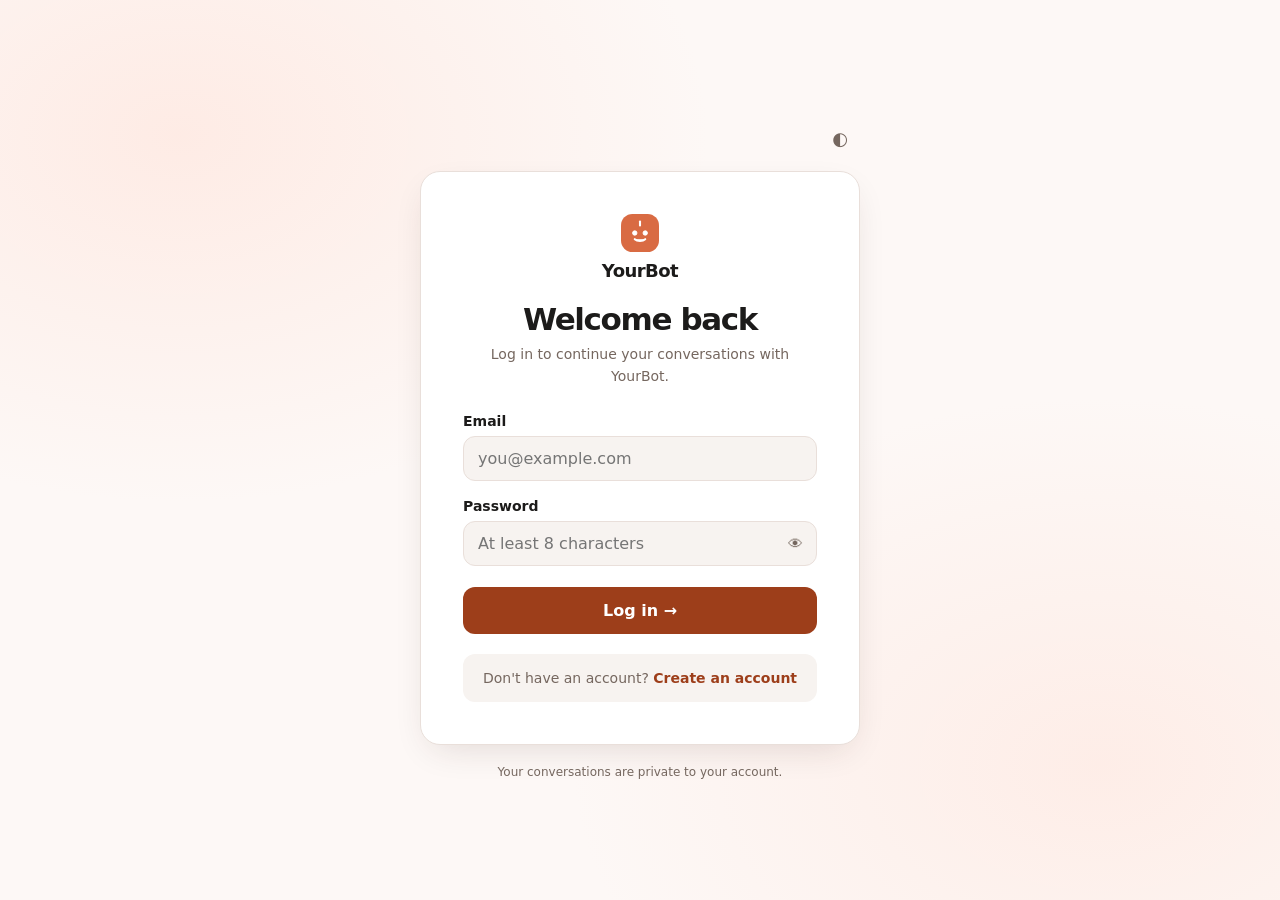
<file: login.html>
<!doctype html>
<html lang="en">
<head>
  <meta charset="utf-8">
  <meta name="viewport" content="width=device-width, initial-scale=1">
  <meta name="theme-color" content="#fdf8f6">
  <title>Log in - YourBot</title>
  <link rel="stylesheet" href="/static/yourbot.css">
  <script>
    // Apply the saved theme before the page paints (no flash).
    try { if (localStorage.getItem("yourbot-theme") === "dark") document.documentElement.classList.add("dark"); } catch (e) {}
  </script>
</head>
<body>
  <!-- YourBot logo, defined once and reused with <use> -->
  <svg width="0" height="0" style="position:absolute" aria-hidden="true">
    <symbol id="logo" viewBox="0 0 40 40">
      <rect class="logo-bg" width="40" height="40" rx="12"/>
      <path class="logo-fg" d="M20 8v4" stroke-width="2.2" stroke-linecap="round" fill="none"/>
      <circle class="logo-fg" cx="14.5" cy="20" r="2.3" stroke="none"/>
      <circle class="logo-fg" cx="25.5" cy="20" r="2.3" stroke="none"/>
      <path class="logo-fg" d="M14.5 26.5c2.6 2.4 8.4 2.4 11 0" stroke-width="2.2" stroke-linecap="round" fill="none"/>
    </symbol>
  </svg>

  <main class="auth-screen">
    <div class="auth-wrap">
      <div class="auth-top"><button class="icon-btn" id="theme" type="button" aria-label="Toggle theme">◐</button></div>
      <div class="auth-card">
        <header class="auth-head">
          <div class="brand"><svg class="brand-mark"><use href="#logo"/></svg><span>YourBot</span></div>
          <h1 id="title">Welcome back</h1>
          <p id="subtitle">Log in to continue your conversations with YourBot.</p>
        </header>

        <div id="error" class="error-box hidden" role="alert">
          <span id="errorText"></span>
          <button type="button" id="errorClose" aria-label="Dismiss">✕</button>
        </div>

        <form class="auth-form" id="form">
          <div class="field hidden" id="nameField">
            <label for="name">Your name</label>
            <input id="name" autocomplete="name" placeholder="Alex Morgan" maxlength="60">
          </div>
          <div class="field">
            <label for="email">Email</label>
            <input id="email" type="email" autocomplete="username" placeholder="you@example.com" required>
          </div>
          <div class="field">
            <label for="password">Password</label>
            <div class="input-wrap">
              <input id="password" type="password" autocomplete="current-password" placeholder="At least 8 characters" minlength="8" required>
              <button class="icon-btn" type="button" id="eye" aria-label="Show password">👁</button>
            </div>
          </div>
          <div class="field hidden" id="confirmField">
            <label for="confirm">Confirm password</label>
            <input id="confirm" type="password" autocomplete="new-password" placeholder="Enter your password again">
          </div>
          <button class="btn" id="submit" type="submit">Log in →</button>
        </form>

        <p class="auth-switch" id="switch"></p>
      </div>
      <p class="note">Your conversations are private to your account.</p>
    </div>
  </main>

<script>
  const $ = (id) => document.getElementById(id);
  let mode = "login";

  function setMode(m) {
    mode = m;
    const signup = m === "signup";
    $("title").textContent = signup ? "Create your account" : "Welcome back";
    $("subtitle").textContent = signup ? "Start exploring calm, thoughtful conversations."
                                        : "Log in to continue your conversations with YourBot.";
    $("nameField").classList.toggle("hidden", !signup);
    $("confirmField").classList.toggle("hidden", !signup);
    $("confirm").required = signup;
    $("submit").textContent = signup ? "Create account" : "Log in →";
    $("password").autocomplete = signup ? "new-password" : "current-password";

    const sw = $("switch");
    sw.textContent = signup ? "Already have an account? " : "Don't have an account? ";
    const b = document.createElement("button");
    b.type = "button"; b.className = "text-btn";
    b.textContent = signup ? "Log in" : "Create an account";
    b.onclick = () => setMode(signup ? "login" : "signup");
    sw.appendChild(b);
    hideError();
  }

  function showError(text) { $("errorText").textContent = text; $("error").classList.remove("hidden"); }
  function hideError() { $("error").classList.add("hidden"); }
  $("errorClose").onclick = hideError;

  $("eye").onclick = () => {
    const show = $("password").type === "password";
    $("password").type = show ? "text" : "password";
    $("eye").setAttribute("aria-label", show ? "Hide password" : "Show password");
  };

  $("theme").onclick = () => {
    const dark = document.documentElement.classList.toggle("dark");
    try { localStorage.setItem("yourbot-theme", dark ? "dark" : "light"); } catch (e) {}
  };

  $("form").addEventListener("submit", async (e) => {
    e.preventDefault();
    hideError();
    const password = $("password").value;
    if (mode === "signup") {
      if (password.length < 8) return showError("Choose a password with at least 8 characters.");
      if (password !== $("confirm").value) return showError("Those passwords do not match. Please try again.");
    }
    $("submit").disabled = true;
    try {
      const res = await fetch(mode === "login" ? "/auth/login" : "/auth/register", {
        method: "POST",
        headers: { "Content-Type": "application/json" },
        body: JSON.stringify({ email: $("email").value, password, name: $("name").value }),
      });
      const data = await res.json();
      if (data.status === "ok") { location.href = "/"; return; }
      showError(data.message || "Something went wrong. Please try again.");
    } catch (err) {
      showError("Could not reach the server. Please try again.");
    }
    $("submit").disabled = false;
  });

  setMode("login");
</script>
</body>
</html>
</file>
<file: static/yourbot.css>
/* YourBot design system ("Warm Editorial Minimalism"): shared by login.html and index.html.
   Tokens come from the Stitch export; light is the default, `.dark` on <html> switches theme. */
:root {
  color-scheme: light;
  --bg: #fdf8f6;
  --panel: #fff;
  --soft: #f7f3f0;
  --soft-2: #f1edeb;
  --line: #e9dfda;
  --text: #1c1b1a;
  --muted: #75675f;
  --accent: #9d3e1a;          /* buttons, links */
  --accent-hover: #802f13;
  --accent-bright: #d96b43;   /* logo, avatars, send button */
  --accent-soft: #ffdbcf;
  --danger: #b42318;
  --danger-bg: #fff0ed;
  --code-bg: #1e1d1b;
  --shadow: 0 12px 36px -12px rgba(54, 34, 24, .16);
  font-family: Inter, ui-sans-serif, system-ui, -apple-system, BlinkMacSystemFont, "Segoe UI", sans-serif;
}
:root.dark {
  color-scheme: dark;
  --bg: #1a1918;
  --panel: #242220;
  --soft: #201e1c;
  --soft-2: #2d2a27;
  --line: #393530;
  --text: #f4f1ea;
  --muted: #b2aaa0;
  --accent: #e07a52;
  --accent-hover: #ee916e;
  --accent-bright: #e07a52;
  --accent-soft: #512b1e;
  --danger: #ffb4a8;
  --danger-bg: #3a1f1a;
  --shadow: 0 12px 36px -12px rgba(0, 0, 0, .45);
}

* { box-sizing: border-box; }
body { margin: 0; min-width: 320px; min-height: 100vh; background: var(--bg); color: var(--text); }
button, input, textarea { font: inherit; }
button { cursor: pointer; }
.hidden { display: none !important; }
.muted { color: var(--muted); }
:focus-visible { outline: 2px solid var(--accent); outline-offset: 2px; }

/* ---------- buttons ---------- */
.btn {
  display: inline-flex; align-items: center; justify-content: center; gap: 9px;
  min-height: 42px; padding: 10px 16px; border: 0; border-radius: 12px;
  background: var(--accent); color: #fff; font-weight: 600; transition: .18s ease;
}
.dark .btn { color: #1a1918; }
.btn:hover { background: var(--accent-hover); transform: translateY(-1px); }
.btn:disabled { opacity: .55; cursor: not-allowed; transform: none; }
.btn-secondary { background: var(--soft-2); color: var(--text) !important; }
.btn-secondary:hover { background: var(--line); }
.icon-btn {
  display: inline-grid; place-items: center; width: 40px; height: 40px; flex: 0 0 40px;
  border: 0; border-radius: 12px; color: var(--muted); background: transparent; font-size: 18px;
}
.icon-btn:hover { background: var(--soft-2); color: var(--text); }
.text-btn { border: 0; padding: 0; background: none; color: var(--accent); font-weight: 650; }
.text-btn:hover { text-decoration: underline; }

/* ---------- brand ---------- */
.brand { display: flex; align-items: center; gap: 10px; font-size: 18px; font-weight: 650; letter-spacing: -.03em; }
.brand-mark { width: 38px; height: 38px; flex: 0 0 38px; display: block; }
.brand-mark.sm { width: 30px; height: 30px; flex-basis: 30px; }
.logo-bg { fill: var(--accent-bright); }
.logo-fg { fill: #fff; stroke: #fff; }

/* ---------- form fields ---------- */
.field { display: grid; gap: 7px; }
.field label { font-size: 14px; font-weight: 600; }
.field input, .field .input-wrap input {
  width: 100%; border: 1px solid var(--line); border-radius: 12px;
  padding: 12px 14px; color: var(--text); background: var(--soft); outline: none;
  transition: border-color .15s, box-shadow .15s, background .15s;
}
.field input:focus {
  border-color: var(--accent); box-shadow: 0 0 0 3px color-mix(in srgb, var(--accent) 18%, transparent);
  background: var(--panel);
}
.input-wrap { position: relative; }
.input-wrap input { padding-right: 48px; }
.input-wrap .icon-btn { position: absolute; right: 4px; top: 50%; transform: translateY(-50%); width: 36px; height: 36px; font-size: 15px; }

/* ---------- login / sign-up ---------- */
.auth-screen {
  min-height: 100vh; display: grid; place-items: center; padding: 28px 18px;
  background: radial-gradient(ellipse at 14% 15%, color-mix(in srgb, var(--accent-soft) 44%, transparent), transparent 34%),
              radial-gradient(ellipse at 86% 85%, color-mix(in srgb, var(--accent-soft) 38%, transparent), transparent 34%), var(--bg);
}
.auth-wrap { width: min(100%, 440px); }
.auth-top { display: flex; justify-content: flex-end; margin-bottom: 12px; }
.auth-card { padding: clamp(25px, 7vw, 42px); border: 1px solid var(--line); border-radius: 20px; background: var(--panel); box-shadow: var(--shadow); }
.auth-head { text-align: center; margin: 0 auto 26px; }
.auth-head .brand { flex-direction: column; gap: 8px; }
.auth-head h1 { margin: 20px 0 7px; font-size: clamp(25px, 6vw, 31px); letter-spacing: -.045em; }
.auth-head p { margin: 0; color: var(--muted); line-height: 1.55; font-size: 14px; }
.auth-form { display: grid; gap: 17px; }
.auth-form .btn { width: 100%; margin-top: 4px; min-height: 47px; }
.auth-switch { text-align: center; color: var(--muted); font-size: 14px; margin: 20px 0 0; padding: 16px; border-radius: 12px; background: var(--soft); }
.note { margin: 18px 0 0; text-align: center; color: var(--muted); font-size: 12px; line-height: 1.5; }
.error-box {
  display: flex; align-items: flex-start; gap: 10px; margin-bottom: 18px; padding: 12px 14px;
  color: var(--danger); background: var(--danger-bg); border-radius: 12px; font-size: 14px; line-height: 1.5;
}
.error-box span { flex: 1; }
.error-box button { border: 0; background: none; color: inherit; font-size: 16px; line-height: 1; padding: 2px 4px; }

/* ---------- app layout ---------- */
.app { min-height: 100vh; min-height: 100dvh; }
.sidebar {
  position: fixed; inset: 0 auto 0 0; z-index: 20; width: 280px; padding: 18px 14px 12px;
  display: flex; flex-direction: column; gap: 12px; background: var(--soft); border-right: 1px solid var(--line);
  overflow-y: auto; overscroll-behavior: contain;
}
.sidebar > :not(.history) { flex-shrink: 0; }     /* only the history list may shrink, never the buttons/footer */
.sidebar .brand { padding: 2px 6px 6px; }
.sidebar .brand .spacer { flex: 1; }
.new-chat { width: 100%; }
.search {
  width: 100%; border: 0; border-radius: 12px; padding: 11px 14px; color: var(--text);
  background: var(--soft-2); outline: none;
}
.search::placeholder { color: var(--muted); }
.search:focus { box-shadow: 0 0 0 2px color-mix(in srgb, var(--accent) 35%, transparent); }
.history { flex: 1 1 auto; min-height: 140px; overflow-y: auto; overscroll-behavior: contain; -webkit-overflow-scrolling: touch; margin: 0 -6px; padding: 0 6px; }
.group-label { margin: 14px 8px 6px; color: var(--muted); font-size: 11px; font-weight: 700; letter-spacing: .09em; text-transform: uppercase; }
.convo {
  width: 100%; display: block; padding: 10px 12px; text-align: left; color: var(--muted);
  border: 0; border-left: 3px solid transparent; border-radius: 10px; background: transparent;
}
.convo:hover { background: var(--soft-2); color: var(--text); }
.convo.active { background: var(--soft-2); color: var(--text); font-weight: 600; border-left-color: var(--accent); }
.convo .t { display: block; overflow: hidden; text-overflow: ellipsis; white-space: nowrap; font-size: 14px; }
.convo .m { display: flex; gap: 6px; align-items: center; margin-top: 2px; font-size: 11px; font-weight: 400; color: var(--muted); }
.badge { padding: 0 7px; border-radius: 6px; font-size: 10px; font-weight: 600; background: var(--accent-soft); color: var(--accent); }
.empty { color: var(--muted); font-size: 13px; padding: 10px 8px; }
.sidebar-foot { display: grid; gap: 2px; border-top: 1px solid var(--line); padding-top: 10px; }
.nav-item {
  width: 100%; display: flex; align-items: center; gap: 11px; padding: 10px 10px;
  text-align: left; color: var(--muted); border: 0; border-radius: 10px; background: transparent; font-size: 14px;
}
.nav-item:hover { background: var(--soft-2); color: var(--text); }
.nav-item .ico { width: 20px; text-align: center; font-size: 16px; }
.nav-item .sub { display: block; font-size: 11px; opacity: .85; }
.user-card { display: flex; align-items: center; gap: 10px; margin-top: 6px; padding: 10px; border-radius: 12px; background: var(--panel); border: 1px solid var(--line); }
.avatar { display: grid; place-items: center; flex: 0 0 34px; height: 34px; border-radius: 50%; background: var(--accent-soft); color: var(--accent); font-weight: 700; }
.user-meta { min-width: 0; flex: 1; font-size: 13px; }
.user-meta strong, .user-meta span { display: block; overflow: hidden; text-overflow: ellipsis; white-space: nowrap; }
.user-meta span { margin-top: 1px; color: var(--muted); font-size: 11px; }

.main { height: 100vh; height: 100dvh; margin-left: 280px; display: flex; flex-direction: column; min-width: 0; }
.topbar {
  height: 62px; flex: 0 0 62px; display: flex; align-items: center; gap: 8px; padding: 0 clamp(14px, 3vw, 32px);
  border-bottom: 1px solid color-mix(in srgb, var(--line) 75%, transparent);
  background: color-mix(in srgb, var(--bg) 90%, transparent); backdrop-filter: blur(14px);
}
.topbar-title { flex: 1; min-width: 0; font-size: 15px; font-weight: 600; overflow: hidden; text-overflow: ellipsis; white-space: nowrap; }
.chip { padding: 4px 10px; border-radius: 999px; font-size: 12px; color: var(--muted); background: var(--soft-2); white-space: nowrap; }
.mobile-only { display: none; }

.scroll { flex: 1; min-height: 0; overflow-y: auto; }
.content { width: min(100%, 768px); margin: 0 auto; padding: 28px clamp(16px, 4vw, 24px) 16px; }

/* empty state */
.welcome { max-width: 700px; margin: 28px auto 30px; text-align: center; }
.eyebrow { color: var(--accent); font-size: 12px; font-weight: 700; letter-spacing: .12em; text-transform: uppercase; }
.welcome h1 { margin: 12px 0 10px; font-size: clamp(28px, 5vw, 38px); letter-spacing: -.05em; }
.welcome p { margin: 0; color: var(--muted); font-size: 15px; line-height: 1.7; }
.suggestions { display: grid; grid-template-columns: repeat(2, minmax(0, 1fr)); gap: 12px; margin: 0 auto; }
.suggestion {
  min-height: 96px; padding: 16px; border: 1px solid var(--line); border-radius: 14px;
  text-align: left; background: var(--panel); color: var(--text); transition: .18s ease;
}
.suggestion:hover { border-color: var(--accent); transform: translateY(-2px); box-shadow: var(--shadow); }
.suggestion strong { display: block; margin-bottom: 6px; font-size: 14px; }
.suggestion span { color: var(--muted); font-size: 13px; line-height: 1.5; }

/* thread */
.thread { display: grid; gap: 28px; padding: 6px 0 24px; }
.message { display: flex; gap: 12px; align-items: flex-start; line-height: 1.7; }
.message.user { justify-content: flex-end; }
.message.assistant .brand-mark { margin-top: 2px; }
.message-col { min-width: 0; max-width: min(100%, 680px); }
.message.user .message-col { max-width: min(84%, 560px); }
.message.user .message-body { padding: 12px 16px; border: 1px solid var(--line); border-radius: 16px 16px 4px 16px; background: var(--panel); white-space: pre-wrap; overflow-wrap: anywhere; }
.message.assistant .message-body { padding: 3px 0; overflow-wrap: anywhere; font-size: 15px; }
.message-body p { margin: 0 0 12px; }
.message-body p:last-child { margin-bottom: 0; }
.message-body code { font-family: "JetBrains Mono", ui-monospace, Menlo, Consolas, monospace; font-size: 13px; padding: 1px 6px; border-radius: 6px; background: var(--soft-2); }
.actions { display: flex; gap: 4px; margin-top: 4px; opacity: 0; transition: opacity .15s; }
.message:hover .actions, .actions:focus-within { opacity: 1; }
.actions button { border: 0; background: none; color: var(--muted); font-size: 12px; padding: 4px 8px; border-radius: 8px; }
.actions button:hover { background: var(--soft-2); color: var(--text); }

.code-block { margin: 6px 0 14px; border-radius: 12px; overflow: hidden; background: var(--code-bg); color: #f4f1ea; }
.code-head { display: flex; align-items: center; justify-content: space-between; padding: 8px 14px; font-family: "JetBrains Mono", ui-monospace, Menlo, Consolas, monospace; font-size: 12px; color: #a8a39a; background: #2a2926; }
.code-head button { border: 0; background: none; color: #a8a39a; font-size: 12px; padding: 2px 6px; border-radius: 6px; }
.code-head button:hover { color: #fff; background: #3a3835; }
.code-block pre { margin: 0; padding: 14px 16px; overflow-x: auto; }
.code-block pre code { padding: 0; background: none; color: inherit; font-size: 13px; line-height: 22px; white-space: pre; }

.typing { display: inline-flex; gap: 5px; padding: 12px 14px; border-radius: 14px; background: var(--soft-2); }
.typing i { width: 7px; height: 7px; border-radius: 50%; background: var(--accent); opacity: .35; animation: blink 1.2s infinite; }
.typing i:nth-child(2) { animation-delay: .2s; }
.typing i:nth-child(3) { animation-delay: .4s; }
@keyframes blink { 0%, 80%, 100% { opacity: .3; } 40% { opacity: 1; } }

/* banner above the composer (hints and "chat is full") */
.banner {
  display: flex; align-items: center; gap: 12px; width: min(100% - 32px, 736px); margin: 0 auto 10px; padding: 11px 14px;
  border-radius: 12px; font-size: 14px; line-height: 1.5; color: var(--accent); background: var(--accent-soft);
}
.banner span { flex: 1; }
.banner .btn { min-height: 34px; padding: 6px 12px; font-size: 13px; }
.banner.warn { color: var(--danger); background: var(--danger-bg); }

/* composer */
.composer-wrap { flex: 0 0 auto; padding: 8px clamp(14px, 4vw, 24px) 14px; background: linear-gradient(transparent, var(--bg) 22%); }
.composer { width: min(100%, 768px); margin: 0 auto; padding: 8px; border: 1px solid var(--line); border-radius: 16px; background: var(--panel); box-shadow: 0 5px 24px rgba(44, 28, 20, .07); }
.composer textarea {
  display: block; width: 100%; min-height: 46px; max-height: 180px; resize: none; border: 0; padding: 9px 10px;
  color: var(--text); background: transparent; outline: none; line-height: 1.5;
}
.composer textarea:disabled { opacity: .6; cursor: not-allowed; }
.composer-row { display: flex; align-items: center; justify-content: space-between; padding: 2px 2px 0 10px; }
.composer-hint { color: var(--muted); font-size: 11px; }
.send-btn { width: 38px; height: 38px; min-height: 38px; padding: 0; border-radius: 50%; background: var(--accent-bright); }
.send-btn:hover { background: var(--accent-hover); }
.footnote { max-width: 768px; margin: 8px auto 0; text-align: center; color: var(--muted); font-size: 11px; }

/* modals */
.overlay { position: fixed; inset: 0; z-index: 50; display: grid; place-items: center; padding: 18px; background: rgba(25, 20, 17, .42); backdrop-filter: blur(4px); }
.modal { width: min(100%, 440px); padding: 28px; border: 1px solid var(--line); border-radius: 18px; background: var(--panel); box-shadow: var(--shadow); }
.modal h2 { margin: 0 0 8px; font-size: 22px; letter-spacing: -.03em; }
.modal p { margin: 0; color: var(--muted); line-height: 1.6; font-size: 14px; }
.modal .field { margin-top: 16px; }
.modal .fine { margin-top: 12px; font-size: 12px; line-height: 1.5; }
.modal-actions { display: flex; flex-wrap: wrap; justify-content: flex-end; gap: 9px; margin-top: 22px; }
.modal-icon { display: grid; place-items: center; width: 52px; height: 52px; margin-bottom: 14px; border-radius: 50%; background: var(--accent-soft); color: var(--accent); font-size: 24px; }
.show-key { display: flex; align-items: center; gap: 6px; margin-top: 8px; font-size: 12px; color: var(--muted); }

.backdrop { display: none; }

@media (max-width: 760px) {
  .sidebar { z-index: 40; width: min(86vw, 320px); transform: translateX(-105%); transition: transform .22s ease; box-shadow: var(--shadow); }
  .sidebar.open { transform: none; }
  .backdrop.open { display: block; position: fixed; inset: 0; z-index: 30; background: rgba(25, 20, 17, .38); }
  .main { margin-left: 0; }
  .mobile-only { display: inline-grid; }
  .topbar { height: 56px; flex-basis: 56px; padding: 0 10px; }
  .suggestions { grid-template-columns: 1fr; }
  .suggestion { min-height: auto; }
  .welcome { margin: 16px auto 22px; }
  .composer-wrap { padding-bottom: max(12px, env(safe-area-inset-bottom)); }
  .composer-hint { display: none; }
  .actions { opacity: 1; }
}
@media (max-width: 420px) {
  .auth-card { padding: 25px 20px; }
}
@media (prefers-reduced-motion: reduce) {
  * { transition: none !important; animation: none !important; }
}

/* web-search switch in Settings, and the "searched the web" note under a reply */
.toggle-row { display: flex; align-items: flex-start; gap: 10px; margin-top: 16px; font-size: 14px; line-height: 1.4; cursor: pointer; }
.toggle-row input { margin-top: 3px; accent-color: var(--accent); }
.toggle-row small { display: block; margin-top: 3px; color: var(--muted); font-size: 12px; line-height: 1.5; }
.used { margin-top: 6px; font-size: 12px; color: var(--muted); }

/* ---------- formatted (markdown) replies ---------- */
.message-body > :first-child { margin-top: 0; }
.message-body h1, .message-body h2, .message-body h3, .message-body h4, .message-body h5, .message-body h6 {
  margin: 18px 0 8px; line-height: 1.3; letter-spacing: -.02em; font-weight: 650;
}
.message-body h1 { font-size: 22px; }
.message-body h2 { font-size: 19px; }
.message-body h3 { font-size: 16.5px; }
.message-body h4, .message-body h5, .message-body h6 { font-size: 15px; }
.message-body ul, .message-body ol { margin: 0 0 12px; padding-left: 24px; }
.message-body li { margin: 4px 0; }
.message-body li > ul, .message-body li > ol { margin: 4px 0 0; }
.message-body li::marker { color: var(--muted); }
.message-body a { color: var(--accent); text-decoration: underline; text-underline-offset: 2px; overflow-wrap: anywhere; }
.message-body a:hover { color: var(--accent-hover); }
.message-body strong { font-weight: 650; }
.message-body blockquote { margin: 0 0 12px; padding: 2px 0 2px 14px; color: var(--muted); border-left: 3px solid var(--accent-soft); }
.message-body blockquote p:last-child { margin-bottom: 0; }
.message-body hr { margin: 18px 0; border: 0; border-top: 1px solid var(--line); }
.table-wrap { margin: 4px 0 14px; overflow-x: auto; border: 1px solid var(--line); border-radius: 12px; }
.message-body table { width: 100%; border-collapse: collapse; font-size: 14px; line-height: 1.5; }
.message-body th, .message-body td { padding: 9px 14px; text-align: left; vertical-align: top; border-bottom: 1px solid var(--line); }
.message-body th { font-weight: 650; background: var(--soft-2); white-space: nowrap; }
.message-body tbody tr:last-child td { border-bottom: 0; }
.message-body tbody tr:nth-child(even) td { background: color-mix(in srgb, var(--soft) 70%, transparent); }

/* "Show key" checkbox in Model settings: keep it small and inline (".field input" would stretch it) */
.field .show-key { display: flex; align-items: center; gap: 8px; font-weight: 400; }
.field .show-key input { width: auto; padding: 0; flex: 0 0 auto; accent-color: var(--accent); }
</file>
